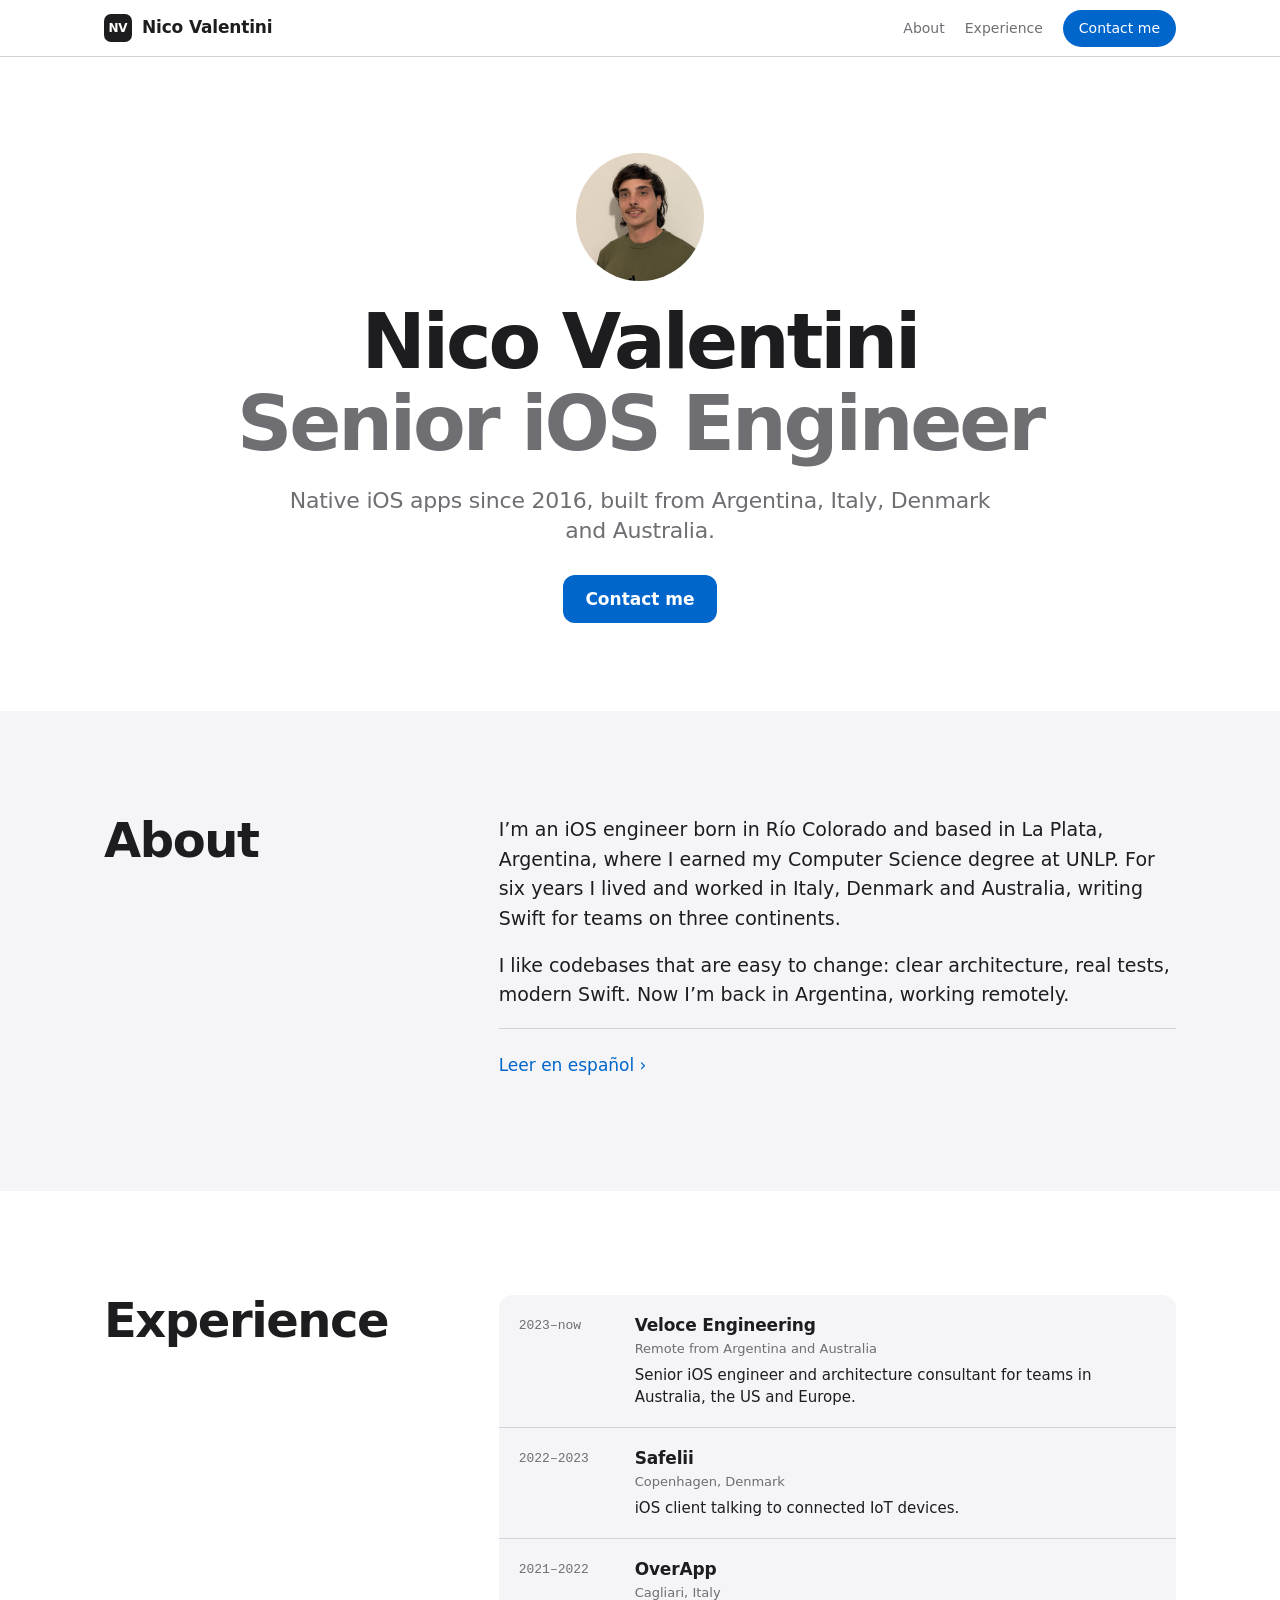
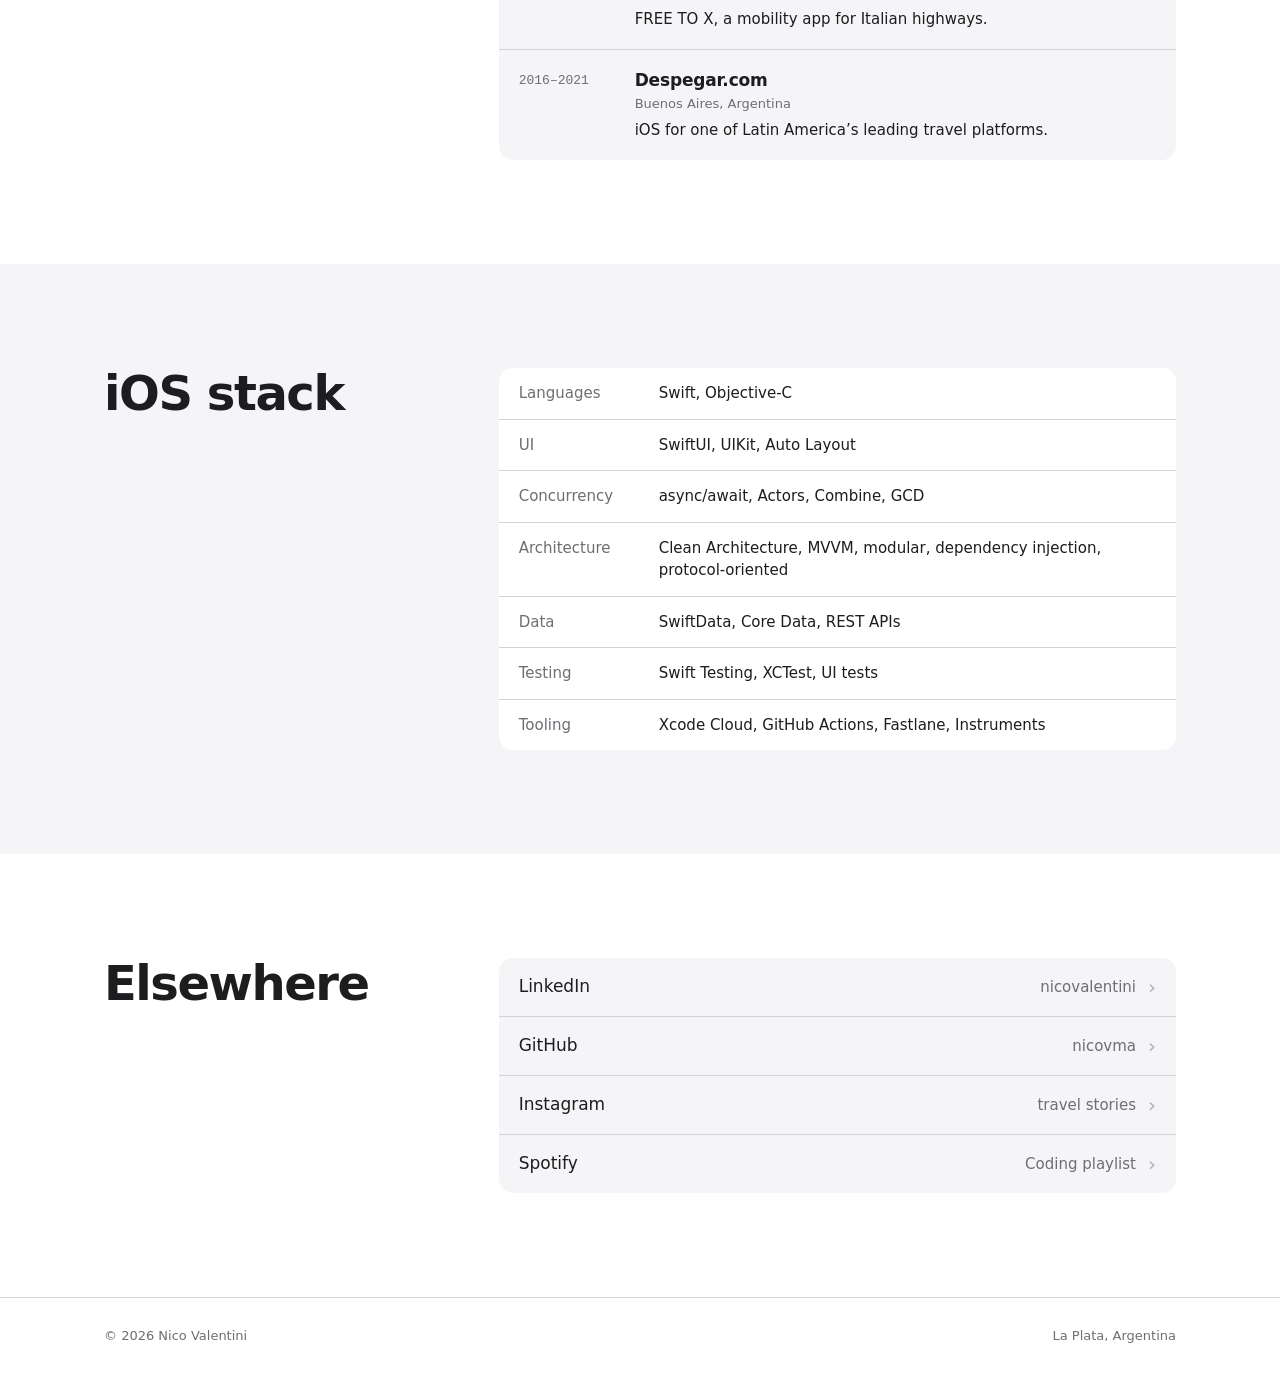
<file: index.html>
<!doctype html>
<html lang="en">
<head>
  <meta charset="utf-8">
  <meta name="viewport" content="width=device-width, initial-scale=1">
  <title>Nico Valentini · Senior iOS Engineer</title>
  <meta name="description" content="Senior iOS engineer. Native iOS apps since 2016, built from Argentina, Italy, Denmark and Australia.">
  <meta property="og:title" content="Nico Valentini · Senior iOS Engineer">
  <meta property="og:description" content="Native iOS apps since 2016, built from Argentina, Italy, Denmark and Australia.">
  <meta property="og:type" content="website">
  <meta property="og:url" content="https://nicovma.github.io/">
  <meta name="theme-color" content="#FFFFFF" media="(prefers-color-scheme: light)">
  <meta name="theme-color" content="#000000" media="(prefers-color-scheme: dark)">
  <link rel="icon" href="favicon.svg" type="image/svg+xml">
  <link rel="stylesheet" href="styles.css">
</head>
<body>
  <header class="nav">
    <nav class="wrap" aria-label="Main">
      <a class="brand" href="#"><span class="monogram" aria-hidden="true">NV</span>Nico Valentini</a>
      <div class="nav-links">
        <a href="#about">About</a>
        <a href="#experience">Experience</a>
        <a class="pill" href="mailto:nicolasvalentinima@gmail.com">Contact me</a>
      </div>
    </nav>
  </header>

  <main>
    <section class="wrap hero">
      <div class="avatar">
        <span aria-hidden="true">NV</span>
        <img src="assets/avatar.jpg" alt="Nico Valentini" onerror="this.remove()">
      </div>
      <h1><span>Nico Valentini</span><span class="role">Senior iOS Engineer</span></h1>
      <p class="lede">Native iOS apps since 2016, built from Argentina, Italy, Denmark and Australia.</p>
      <div class="actions">
        <a class="button primary" href="mailto:nicolasvalentinima@gmail.com">Contact me</a>
      </div>
    </section>

    <div class="band-alt">
      <section id="about" class="wrap split" aria-labelledby="about-title">
        <h2 id="about-title">About</h2>
        <div class="content prose">
          <p>I’m an iOS engineer born in Río Colorado and based in La Plata, Argentina, where I earned my Computer Science degree at UNLP. For six years I lived and worked in Italy, Denmark and Australia, writing Swift for teams on three continents.</p>
          <p>I like codebases that are easy to change: clear architecture, real tests, modern Swift. Now I’m back in Argentina, working remotely.</p>
          <details class="translation" lang="es">
            <summary>Leer en español ›</summary>
            <div>
              <p>Soy ingeniero iOS. Nací en Río Colorado y vivo en La Plata, donde me recibí de Licenciado en Informática en la UNLP. Durante seis años viví y trabajé en Italia, Dinamarca y Australia, escribiendo Swift para equipos de tres continentes.</p>
              <p>Me gustan los proyectos fáciles de cambiar: arquitectura clara, tests de verdad, Swift moderno. Hoy estoy de vuelta en Argentina, trabajando remoto.</p>
            </div>
          </details>
        </div>
      </section>
    </div>

    <section id="experience" class="wrap split" aria-labelledby="experience-title">
      <h2 id="experience-title">Experience</h2>
      <ol class="content group route">
        <li>
          <span class="years">2023–now</span>
          <div class="body"><h3>Veloce Engineering</h3><p class="place">Remote from Argentina and Australia</p><p>Senior iOS engineer and architecture consultant for teams in Australia, the US and Europe.</p></div>
        </li>
        <li>
          <span class="years">2022–2023</span>
          <div class="body"><h3>Safelii</h3><p class="place">Copenhagen, Denmark</p><p>iOS client talking to connected IoT devices.</p></div>
        </li>
        <li>
          <span class="years">2021–2022</span>
          <div class="body"><h3>OverApp</h3><p class="place">Cagliari, Italy</p><p>FREE TO X, a mobility app for Italian highways.</p></div>
        </li>
        <li>
          <span class="years">2016–2021</span>
          <div class="body"><h3>Despegar.com</h3><p class="place">Buenos Aires, Argentina</p><p>iOS for one of Latin America’s leading travel platforms.</p></div>
        </li>
      </ol>
    </section>

    <div class="band-alt">
      <section class="wrap split" aria-labelledby="stack-title">
        <h2 id="stack-title">iOS stack</h2>
        <dl class="content group stack">
          <div><dt>Languages</dt><dd>Swift, Objective‑C</dd></div>
          <div><dt>UI</dt><dd>SwiftUI, UIKit, Auto Layout</dd></div>
          <div><dt>Concurrency</dt><dd>async/await, Actors, Combine, GCD</dd></div>
          <div><dt>Architecture</dt><dd>Clean Architecture, MVVM, modular, dependency injection, protocol‑oriented</dd></div>
          <div><dt>Data</dt><dd>SwiftData, Core Data, REST APIs</dd></div>
          <div><dt>Testing</dt><dd>Swift Testing, XCTest, UI tests</dd></div>
          <div><dt>Tooling</dt><dd>Xcode Cloud, GitHub Actions, Fastlane, Instruments</dd></div>
        </dl>
      </section>
    </div>

    <section class="wrap split" aria-labelledby="links-title">
      <h2 id="links-title">Elsewhere</h2>
      <ul class="content group links">
        <li><a href="https://www.linkedin.com/in/nicovalentini"><span class="name">LinkedIn</span><span class="handle">nicovalentini</span><span class="chev" aria-hidden="true">›</span></a></li>
        <li><a href="https://github.com/nicovma"><span class="name">GitHub</span><span class="handle">nicovma</span><span class="chev" aria-hidden="true">›</span></a></li>
        <li><a href="https://www.instagram.com/nicovma"><span class="name">Instagram</span><span class="handle">travel stories</span><span class="chev" aria-hidden="true">›</span></a></li>
        <li><a href="https://open.spotify.com/playlist/4KBV8zxoHZipRVHmph5mvn"><span class="name">Spotify</span><span class="handle">Coding playlist</span><span class="chev" aria-hidden="true">›</span></a></li>
      </ul>
    </section>
  </main>

  <footer class="site">
    <div class="wrap"><span>© 2026 Nico Valentini</span><span>La Plata, Argentina</span></div>
  </footer>
</body>
</html>
</file>
<file: styles.css>
/* Sistema visual v1 de Evolución iOS (canvas: https://claude.ai/artifact/P91XiMgzhbjngKDzvV4hau). */
:root {
  color-scheme: light dark;
  --bg: #FFFFFF;
  --bg-2: #F5F5F7;
  --card: #FFFFFF;
  --field: #FFFFFF;
  --ink: #1D1D1F;
  --ink-2: #6E6E73;
  --ink-3: #AEAEB2;
  --sep: #D2D2D7;
  --accent: #0066CC;
  --on-accent: #FFFFFF;
  --nav: rgba(255, 255, 255, 0.78);
  --bad: #B3261E;
  --ok-bg: #E6F4EA;
  --font: -apple-system, BlinkMacSystemFont, "Helvetica Neue", system-ui, sans-serif;
  --mono: ui-monospace, "SF Mono", Menlo, monospace;
}

@media (prefers-color-scheme: dark) {
  :root {
    --bg: #000000;
    --bg-2: #111113;
    --card: #1C1C1E;
    --field: #1C1C1E;
    --ink: #F5F5F7;
    --ink-2: #A1A1A6;
    --ink-3: #636366;
    --sep: #38383A;
    --accent: #4DA3FF;
    --on-accent: #001A33;
    --nav: rgba(0, 0, 0, 0.72);
    --bad: #FF8A80;
    --ok-bg: #11291A;
  }
}

*, *::before, *::after { box-sizing: border-box; }

html { scroll-behavior: smooth; -webkit-text-size-adjust: 100%; }
@media (prefers-reduced-motion: reduce) { html { scroll-behavior: auto; } }

body {
  margin: 0;
  background: var(--bg);
  color: var(--ink);
  font-family: var(--font);
  font-size: 17px;
  line-height: 1.5;
  -webkit-font-smoothing: antialiased;
}

a { color: var(--accent); text-decoration: none; }
a:hover { text-decoration: underline; }
a:focus-visible, summary:focus-visible, button:focus-visible, input:focus-visible {
  outline: 3px solid var(--accent);
  outline-offset: 3px;
  border-radius: 6px;
}

h1, h2, h3, p, ol, ul, dl, dd { margin: 0; }

.wrap { max-width: 1120px; margin: 0 auto; padding: 0 24px; }

/* Barra superior */
.nav {
  position: sticky;
  top: 0;
  z-index: 10;
  background: var(--nav);
  -webkit-backdrop-filter: saturate(180%) blur(20px);
  backdrop-filter: saturate(180%) blur(20px);
  border-bottom: 1px solid var(--sep);
}
.nav .wrap {
  min-height: 56px;
  display: flex;
  align-items: center;
  justify-content: space-between;
  gap: 8px 16px;
  flex-wrap: wrap;
  padding-top: 8px;
  padding-bottom: 8px;
}
.brand {
  display: flex;
  align-items: center;
  gap: 10px;
  color: var(--ink);
  font-weight: 600;
  letter-spacing: -0.01em;
}
.brand:hover { text-decoration: none; }
.monogram {
  width: 28px;
  height: 28px;
  border-radius: 7px;
  background: var(--ink);
  color: var(--bg);
  display: grid;
  place-items: center;
  font-size: 12px;
  font-weight: 700;
  letter-spacing: -0.02em;
}
.nav-links { display: flex; align-items: center; gap: 4px 20px; flex-wrap: wrap; font-size: 14px; }
.nav-links a:not(.pill) { color: var(--ink-2); }
.pill {
  background: var(--accent);
  color: var(--on-accent);
  padding: 8px 16px;
  border-radius: 980px;
  font-weight: 500;
}
.pill:hover { text-decoration: none; opacity: 0.9; }
@media (max-width: 560px) { .nav-links a:not(.pill) { display: none; } }

/* Hero */
.hero {
  padding-top: 96px;
  padding-bottom: 88px;
  display: flex;
  flex-direction: column;
  align-items: center;
  text-align: center;
  gap: 22px;
}
.avatar {
  position: relative;
  width: 128px;
  height: 128px;
  border-radius: 50%;
  overflow: hidden;
  background: var(--bg-2);
  display: grid;
  place-items: center;
  font-weight: 700;
  color: var(--ink-2);
}
.avatar img { position: absolute; inset: 0; width: 100%; height: 100%; object-fit: cover; }
.hero h1 {
  display: flex;
  flex-direction: column;
  gap: 4px;
  font-size: clamp(44px, 6vw, 80px);
  line-height: 1.02;
  font-weight: 700;
  letter-spacing: -0.04em;
}
.hero h1 .role { color: var(--ink-2); }
.lede {
  max-width: 32em;
  font-size: clamp(19px, 2vw, 22px);
  line-height: 1.4;
  color: var(--ink-2);
  letter-spacing: -0.01em;
}
.actions { display: flex; gap: 12px; flex-wrap: wrap; justify-content: center; margin-top: 6px; }

.button {
  display: inline-flex;
  align-items: center;
  justify-content: center;
  min-height: 48px;
  padding: 0 22px;
  border: 0;
  border-radius: 12px;
  font: inherit;
  font-size: 17px;
  font-weight: 600;
  cursor: pointer;
}
.button:hover { text-decoration: none; }
.button.primary { background: var(--accent); color: var(--on-accent); }
.button.primary:hover { opacity: 0.9; }
.button.secondary { background: none; color: var(--accent); font-weight: 500; padding: 0 18px; }

/* Secciones: título a la izquierda, contenido a la derecha; se apilan en el celular */
.band-alt { background: var(--bg-2); }
.split { padding-top: 104px; padding-bottom: 104px; display: flex; flex-wrap: wrap; gap: 32px 56px; }
.split > h2, .split > .side { flex: 1 1 260px; }
.split > .content { flex: 2 1 520px; min-width: 0; }
.split h2 {
  font-size: clamp(32px, 4vw, 48px);
  line-height: 1.08;
  font-weight: 700;
  letter-spacing: -0.03em;
}
@media (max-width: 560px) {
  .split { padding-top: 64px; padding-bottom: 64px; }
  .hero { padding-top: 56px; padding-bottom: 56px; }
}
.side { display: flex; flex-direction: column; gap: 20px; align-items: flex-start; }
.prose { display: flex; flex-direction: column; gap: 18px; font-size: 19px; line-height: 1.55; }

.translation { border-top: 1px solid var(--sep); padding-top: 14px; }
.translation summary {
  display: inline-flex;
  align-items: center;
  min-height: 44px;
  font-size: 17px;
  color: var(--accent);
  cursor: pointer;
  list-style: none;
}
.translation summary::-webkit-details-marker { display: none; }
.translation div { display: flex; flex-direction: column; gap: 14px; padding-top: 12px; color: var(--ink-2); }

/* Listas agrupadas tipo Ajustes */
.group { list-style: none; padding: 0; margin: 0; background: var(--bg-2); border-radius: 14px; overflow: hidden; }
.band-alt .group { background: var(--card); }
.group > li, .group > div { padding: 18px 20px; border-bottom: 1px solid var(--sep); }
.group > li:last-child, .group > div:last-child { border-bottom: 0; }
.group h3 { font-size: 17px; font-weight: 600; letter-spacing: -0.01em; }
.group p { font-size: 15px; line-height: 1.45; color: var(--ink-2); margin-top: 3px; }

.route li { display: flex; flex-wrap: wrap; gap: 6px 20px; }
.route .years { flex: 0 0 96px; font-family: var(--mono); font-size: 13px; color: var(--ink-2); padding-top: 3px; }
.route .body { flex: 1 1 280px; }
.route .place { font-size: 13px; color: var(--ink-2); margin-top: 2px; }
.route .body p:not(.place) { color: var(--ink); margin-top: 6px; }

.stack > div { display: flex; flex-wrap: wrap; gap: 4px 20px; padding: 14px 20px; }
.stack dt { flex: 0 0 120px; font-size: 15px; color: var(--ink-2); }
.stack dd { flex: 1 1 260px; font-size: 15px; }

.links li { padding: 0; }
.links a {
  display: flex;
  align-items: center;
  gap: 12px;
  min-height: 52px;
  padding: 14px 20px;
  color: var(--ink);
}
.links a:hover { text-decoration: none; background: var(--bg-2); }
.links .name { flex: 1 1 auto; font-size: 17px; }
.links .handle { font-size: 15px; color: var(--ink-2); }
.links .chev { color: var(--ink-3); font-size: 20px; }

footer.site { border-top: 1px solid var(--sep); }
footer.site .wrap {
  padding-top: 28px;
  padding-bottom: 40px;
  display: flex;
  flex-wrap: wrap;
  gap: 16px;
  justify-content: space-between;
  font-size: 13px;
  color: var(--ink-2);
}
</file>
